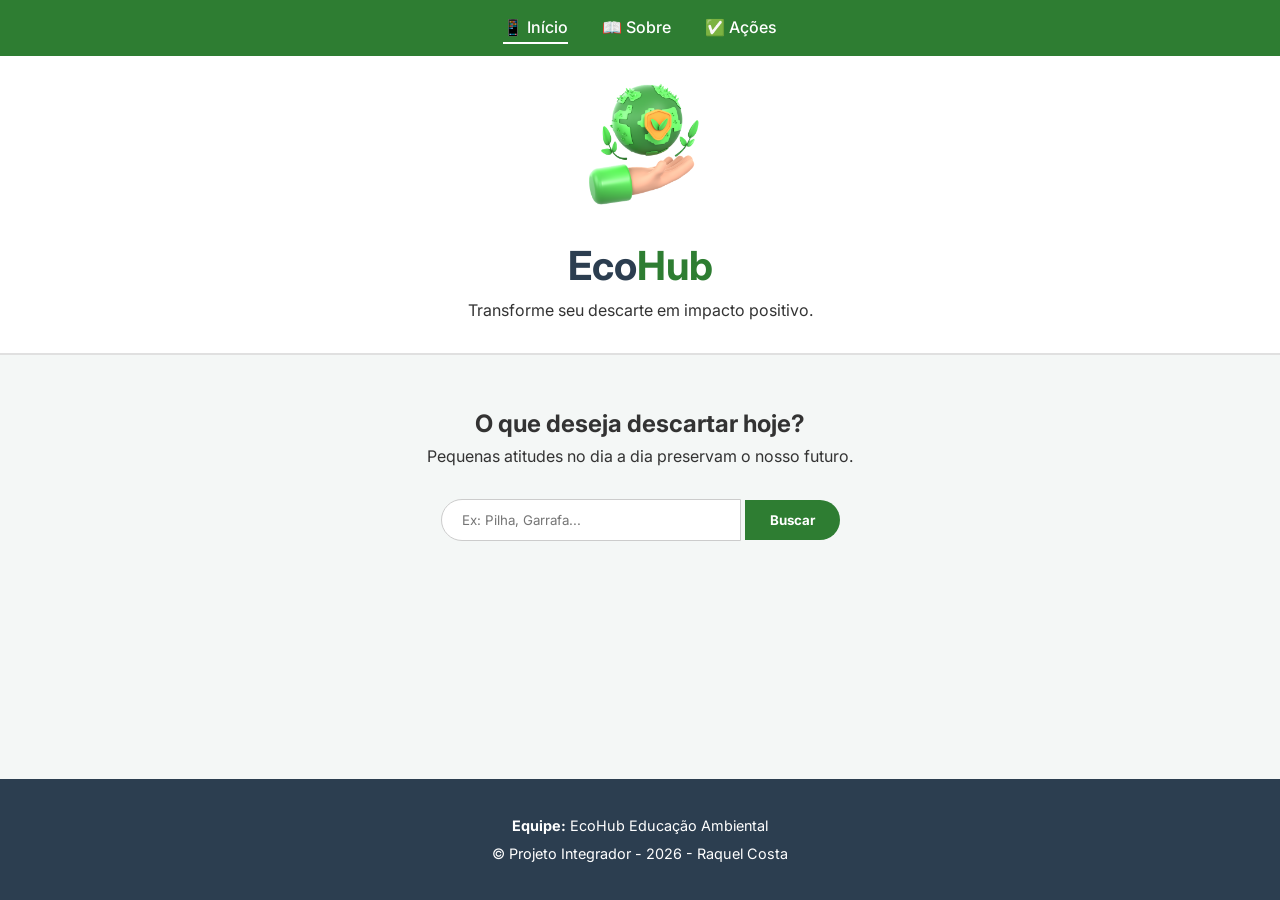
<file: index.html>
<!DOCTYPE html>
<html lang="pt-br">
<head>
    <meta charset="UTF-8">
    <meta name="viewport" content="width=device-width, initial-scale=1.0">
    <title>EcoHub: Impacto Positivo</title>
    <link rel="stylesheet" href="css/style.css">
    <link href="https://fonts.googleapis.com/css2?family=Inter:wght@400;500;700&display=swap" rel="stylesheet">
</head>
<body>
    <header>
        <nav class="menu-navegacao">
            <a href="index.html" class="ativo">📱 Início</a>
            <a href="sobre.html">📖 Sobre</a>
            <a href="acoes.html">✅ Ações</a>
        </nav>
        <div class="logo-topo">
            <img src="img/ecologia.webp" alt="ecoHub logo">
            </div>
        <h1>Eco<span>Hub</span></h1>
        <p>Transforme seu descarte em impacto positivo.</p>
    </header>

    <main>
        <section class="hero">
            <div class="hero-content">
                <h2>O que deseja descartar hoje?</h2>
                <p>Pequenas atitudes no dia a dia preservam o nosso futuro.</p>
                
                <div class="search-container">
                    <input type="text" id="campo-busca" placeholder="Ex: Pilha, Garrafa...">
                    <button type="button" onclick="buscarMaterial()">Buscar</button>
                </div>
            </div>
        </section>
        <section id="container-do-descarte">
    <div class="card escondido" id="plastico">
        <div class="icon">🥤</div>
        <h3>Plástico</h3>
        <p>Garrafas, embalagens e recipientes limpos.</p>
    </div>

    <div class="card escondido" id="papel">
        <div class="icon">📄</div>
        <h3>Papel</h3>
        <p>Folhas, caixas de papelão e jornais secos.</p>
    </div>
     <div class="card escondido" id="eletronico">
        <div class="icon">🔋</div>
        <h3>Eletrônicos</h3>
        <p>Pilhas, baterias e pequenos aparelhos.</p>
    </div>
</section>
    </main>

    <footer>
        <p><strong>Equipe:</strong> EcoHub Educação Ambiental</p>
        <p>&copy; Projeto Integrador - 2026 - Raquel Costa</p>
    </footer>
   <script src="js/script.js"></script>
</body>
</html>
</file>
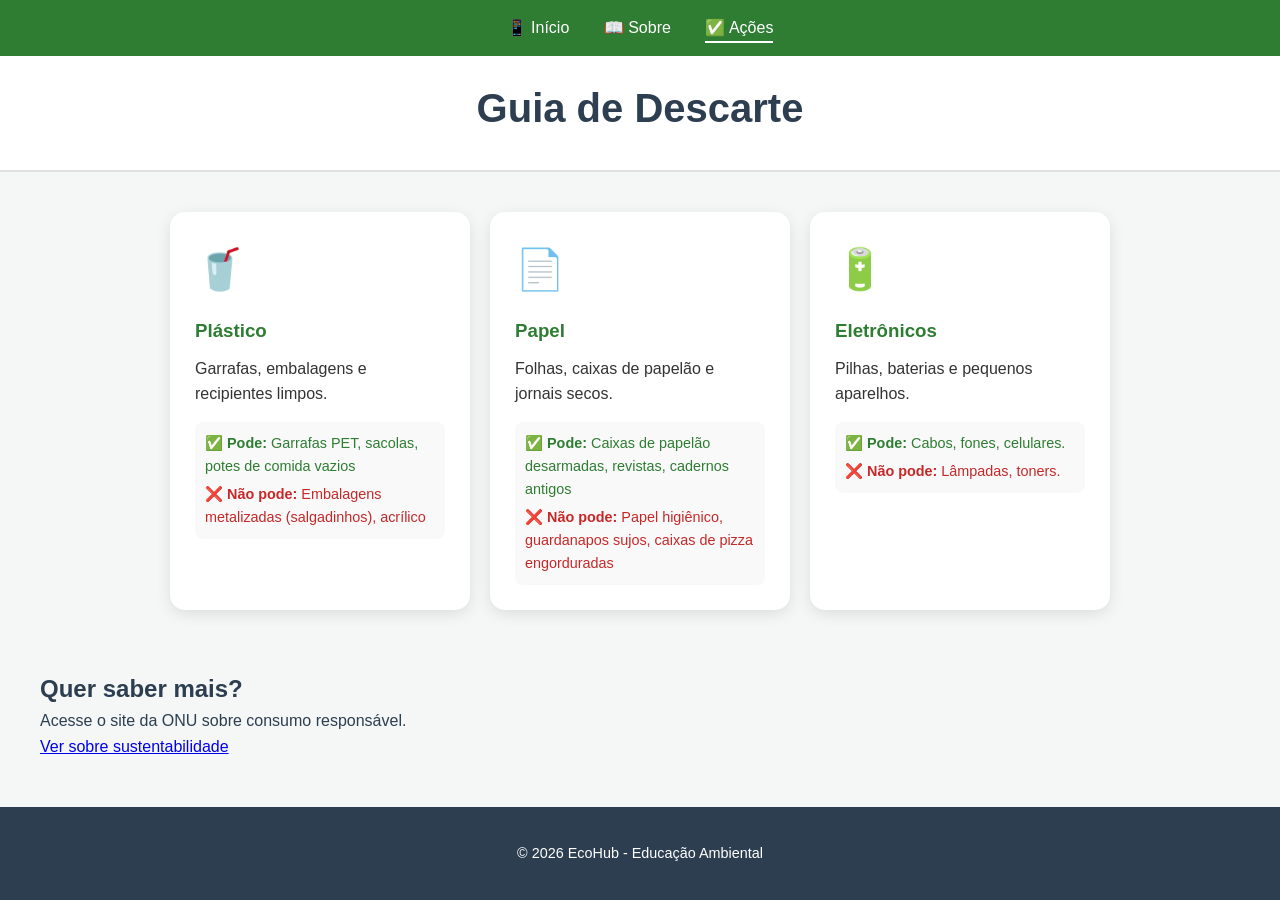
<file: acoes.html>
<!DOCTYPE html>
<html lang="pt-br">
<head>
    <meta charset="UTF-8">
    <meta name="viewport" content="width=device-width, initial-scale=1.0">
    <title>EcoHub - Guia de Ações</title>
    <link rel="stylesheet" href="css/style.css">
</head>
<body>
    <header>
        <nav class="menu-navegacao">
            <a href="index.html">📱 Início</a>
            <a href="sobre.html">📖 Sobre</a>
            <a href="acoes.html" class="ativo">✅ Ações</a>
        </nav>
        <h1>Guia de Descarte</h1>
    </header>

    <main>
        <section id="container-do-descarte">
           <div class="card" id="plastico">
        <div class="icon">🥤</div>
        <h3>Plástico</h3>
        <p>Garrafas, embalagens e recipientes limpos.</p>
        <div class="info-extra">
            <div class="pode">✅ <strong>Pode:</strong> Garrafas PET, sacolas, potes de comida vazios</div>
            <div class="nao-pode">❌ <strong>Não pode:</strong> Embalagens metalizadas (salgadinhos), acrílico</div>
        </div>
    </div>
    <div class="card" id="papel">
        <div class="icon">📄</div>
        <h3>Papel</h3>
        <p>Folhas, caixas de papelão e jornais secos.</p>
        <div class="info-extra">
            <div class="pode">✅ <strong>Pode:</strong> Caixas de papelão desarmadas, revistas, cadernos antigos</div>
            <div class="nao-pode">❌ <strong>Não pode:</strong> Papel higiênico, guardanapos sujos, caixas de pizza engorduradas</div>
        </div>
    </div>
    <div class="card" id="eletronico">
                <div class="icon">🔋</div>
                <h3>Eletrônicos</h3>
                <p>Pilhas, baterias e pequenos aparelhos.</p>
                <div class="info-extra">
                    <div class="pode">✅ <strong>Pode:</strong> Cabos, fones, celulares.</div>
                    <div class="nao-pode">❌ <strong>Não pode:</strong> Lâmpadas, toners.</div>
                </div>
            </div>
        </section>

        <section class="sitedaonu">
            <h2>Quer saber mais?</h2>
            <p>Acesse o site da ONU sobre consumo responsável.</p>
            <a href="https://brasil.un.org/pt-br/sdgs/12" target="_blank" class="btn-link">Ver sobre sustentabilidade</a>
        </section>
    </main>

    <footer>
        <p>&copy; 2026 EcoHub - Educação Ambiental</p>
    </footer>
</body>
</html>
</file>
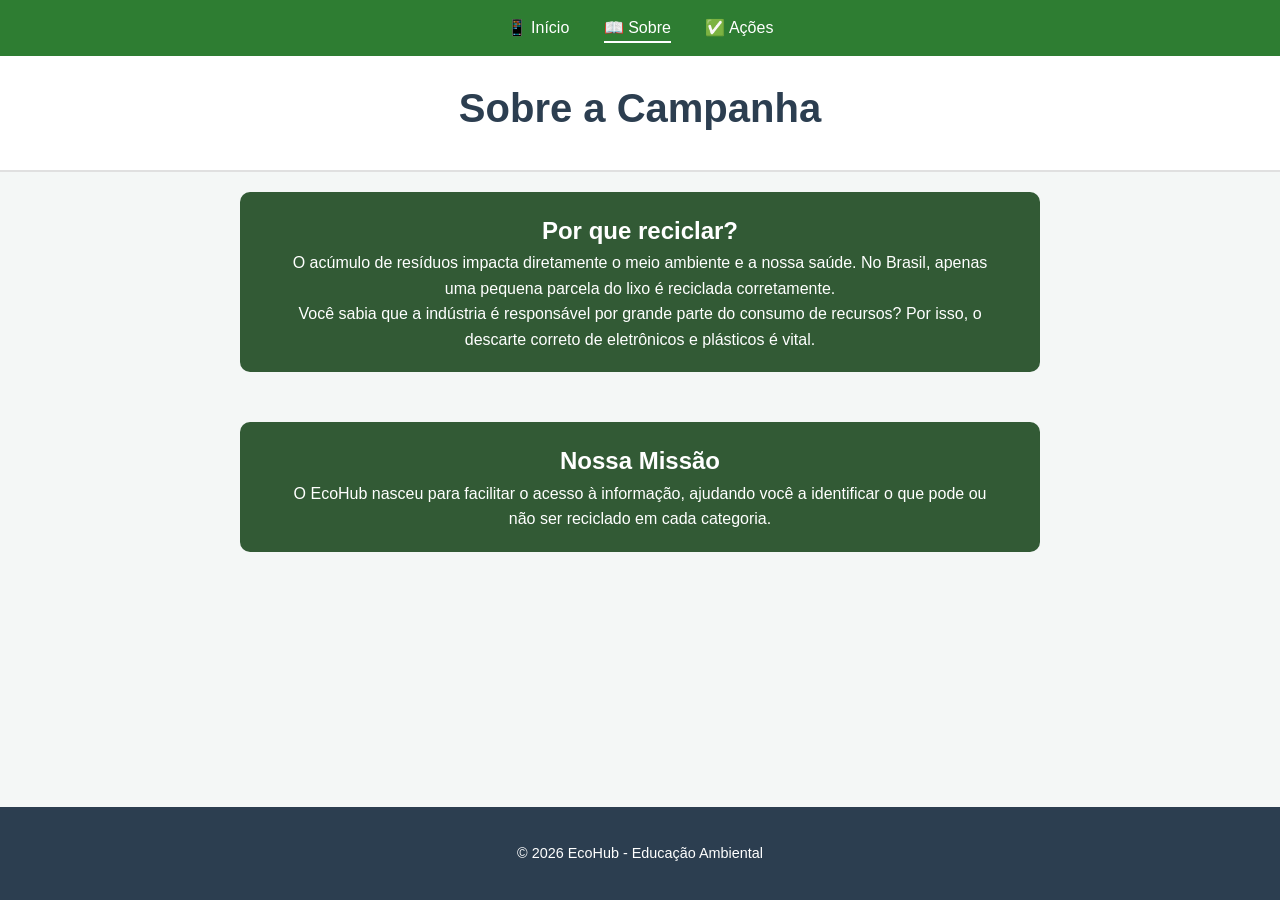
<file: sobre.html>
<!DOCTYPE html>
<html lang="pt-br">
<head>
    <meta charset="UTF-8">
    <meta name="viewport" content="width=device-width, initial-scale=1.0">
    <title>EcoHub - Sobre o Projeto</title>
    <link rel="stylesheet" href="css/style.css">
</head>
<body>
    <header>
        <nav class="menu-navegacao">
            <a href="index.html">📱 Início</a>
            <a href="sobre.html" class="ativo">📖 Sobre</a>
            <a href="acoes.html">✅ Ações</a>
        </nav>
        <h1>Sobre a Campanha</h1>
    </header>

    <main>
        <section class="sobreacampanha">
            <h2>Por que reciclar?</h2>
            <p>O acúmulo de resíduos impacta diretamente o meio ambiente e a nossa saúde. No Brasil, apenas uma pequena parcela do lixo é reciclada corretamente.</p>
            <p>Você sabia que a indústria é responsável por grande parte do consumo de recursos? Por isso, o descarte correto de eletrônicos e plásticos é vital.</p>
        </section>

        <section class="sobreacampanha">
            <h2>Nossa Missão</h2>
            <p>O EcoHub nasceu para facilitar o acesso à informação, ajudando você a identificar o que pode ou não ser reciclado em cada categoria.</p>
        </section>
    </main>

    <footer>
        <p>&copy; 2026 EcoHub - Educação Ambiental</p>
    </footer>
</body>
</html>
</file>
<file: css/style.css>
* {
    margin: 0;
    padding: 0;
    box-sizing: border-box;
    font-family: 'Inter', sans-serif;
}


body {
    background-color: #f4f7f6;
    color: #333;
    line-height: 1.6;
    display: flex;
    flex-direction: column;
    min-height: 100vh; 
}


header {
    background-color: #ffffff;
    text-align: center;
    padding-bottom: 30px;
    border-bottom: 2px solid #e0e0e0;
}

.menu-navegacao {
    background-color: #2e7d32; 
    padding: 15px 0;
    margin-bottom: 20px;
}

.menu-navegacao a {
    color: white;
    text-decoration: none;
    margin: 0 15px;
    font-weight: 500;
    font-size: 1rem;
    transition: opacity 0.3s;
}

.menu-navegacao a:hover {
    opacity: 0.7;
}

.menu-navegacao a.ativo {
    border-bottom: 2px solid white;
    padding-bottom: 5px;
}

.logo-topo {
    font-size: 40px;
    margin: 10px 0;
}
.logo-topo img {
    width: 130px;      
    height: auto;     
    object-fit: contain;
}

h1 {
    font-size: 2.5rem;
    color: #2c3e50;
}

h1 span {
    color: #2e7d32;
}


main {
    flex: 1;
}


.hero {
    padding: 50px 20px;
    text-align: center;
}

.search-container {
    margin-top: 30px;
}

#campo-busca {
    padding: 12px 20px;
    width: 300px;
    border: 1px solid #ccc;
    border-radius: 25px 0 0 25px;
    outline: none;
}

button {
    padding: 12px 25px;
    background-color: #2e7d32;
    color: white;
    border: none;
    border-radius: 0 25px 25px 0;
    cursor: pointer;
    font-weight: bold;
    transition: background 0.3s;
}

button:hover {
    background-color: #1b5e20;
}


#container-do-descarte {
    display: flex;
    justify-content: center;
    flex-wrap: wrap;
    gap: 20px;
    padding: 40px 20px;
}

.card {
    background: white;
    border-radius: 15px;
    padding: 25px;
    width: 300px;
    box-shadow: 0 4px 15px rgba(0,0,0,0.1);
    transition: transform 0.3s;
    text-align: left;
}

.card:hover {
    transform: translateY(-5px);
}

.card .icon {
    font-size: 2.5rem;
    margin-bottom: 15px;
}

.card h3 {
    margin-bottom: 10px;
    color: #2e7d32;
}

.info-extra {
    margin-top: 15px;
    font-size: 0.9rem;
    background: #f9f9f9;
    padding: 10px;
    border-radius: 8px;
}

.pode { 
    color: #2e7d32; margin-bottom: 5px;
}
.nao-pode {
    color: #c62828;
}


footer {
    background-color: #2c3e50;
    color: white;
    text-align: center;
    padding: 30px 20px;
    margin-top: auto; 
    width: 100%;
}

footer p {
    margin: 5px 0;
    font-size: 0.9rem;
}


@media (max-width: 600px) {
    #campo-busca {
        width: 200px;
    }
    
    .card {
        width: 100%;
    }
}

.escondido {
    display: none; 
}
.sobreacampanha{
    text-align: center;
    margin: 20px auto;
    background-color:#325a35;
    color: white;
    padding: 20px 40px;
    border-radius: 10px;
    max-width: 800px;
    width: 90%;
    margin-bottom: 50px;
}
.sobrecampanha h3 {
    margin-bottom: 15px;
    font-size: 1.5rem;   
}
.sitedaonu{
    padding: 20px 40px;
    color:#2c3e50;
    display: flex;
    flex-direction: column;

}
</file>
